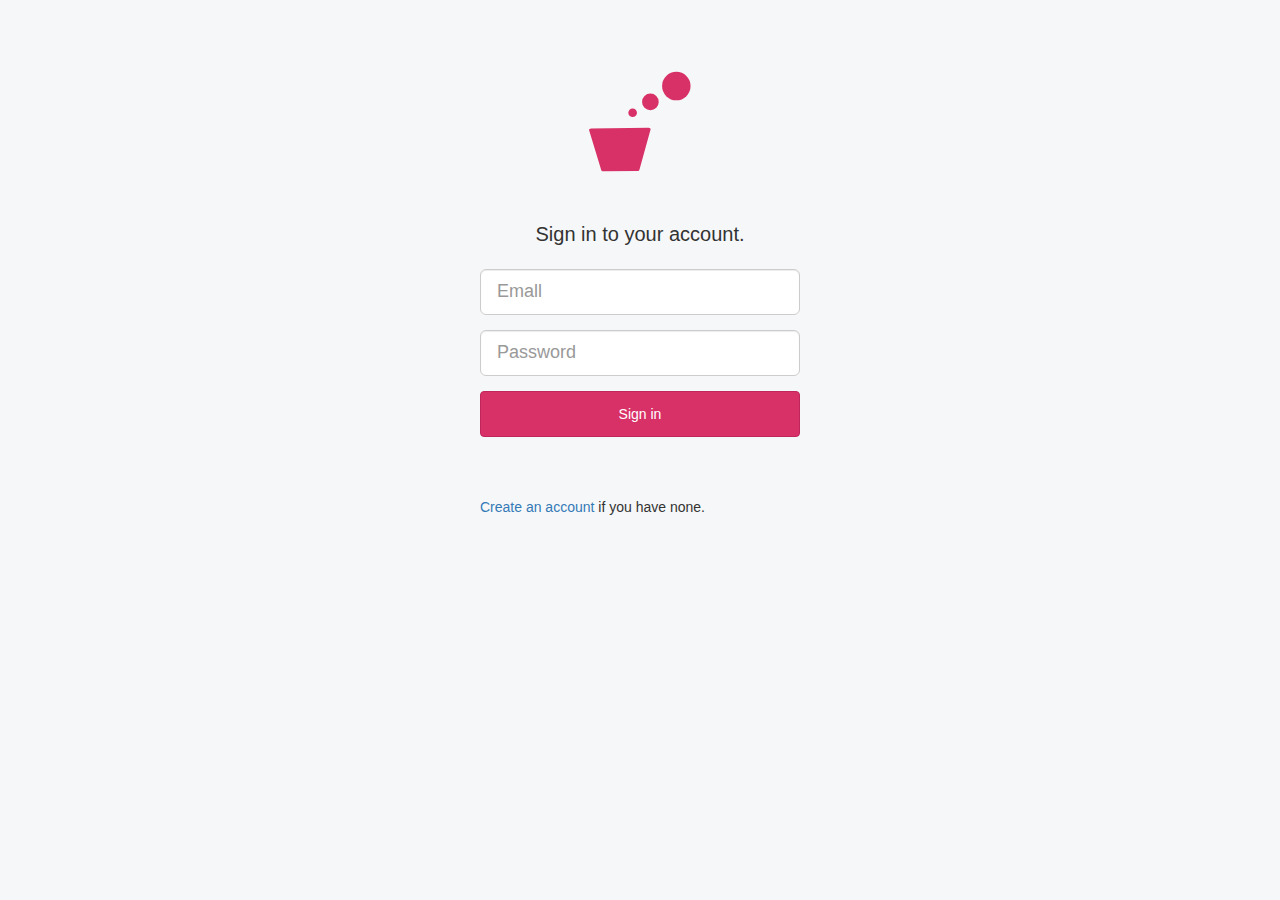
<file: UI/index.html>
<!DOCTYPE html>
<html lang="en">
<head>
    <meta charset="UTF-8">
    <meta name="viewport" content="width=device-width, initial-scale=1.0">
    <meta http-equiv="X-UA-Compatible" content="ie=edge">
    <title>Keep track of your goals - Goal Bucket</title>
    <link rel="stylesheet" href="css/bootstrap.min.css">
    <link rel="stylesheet" href="css/main.css">
</head>
<body>
    <div id="anonymouscontent" class="flex-center">
        <header id="header-anonymous">
            <a href="index.html" class="logo">
                <img src="images/logo.svg" alt="Logo">
            </a>
        </header>
        <div id="entry-form-content">
            <span class="form-heading">Sign in to your account.</span>
            <form action="" id="entry-form" method="POST">
                <div class="form-group">
                    <input class="form-control input-lg" type="text" placeholder="Emall">
                </div>
                <div class="form-group">
                    <input class="form-control input-lg" type="password" placeholder="Password">
                </div>

                <div class="form-group">
                    <button class="btn btn-primary input-lg">Sign in</button>
                    <div class="clearfix"></div>
                </div>
            </form>

            <div class="copy">
                <p>
                    <a href="create.html">Create an account</a> if you have none.
                </p>
            </div>
        </div>
        
    </div>
    <script src="js/jquery-3.2.1.min.js"></script>
    <script src="js/bootstrap.min.js"></script>
</body>
</html>
</file>
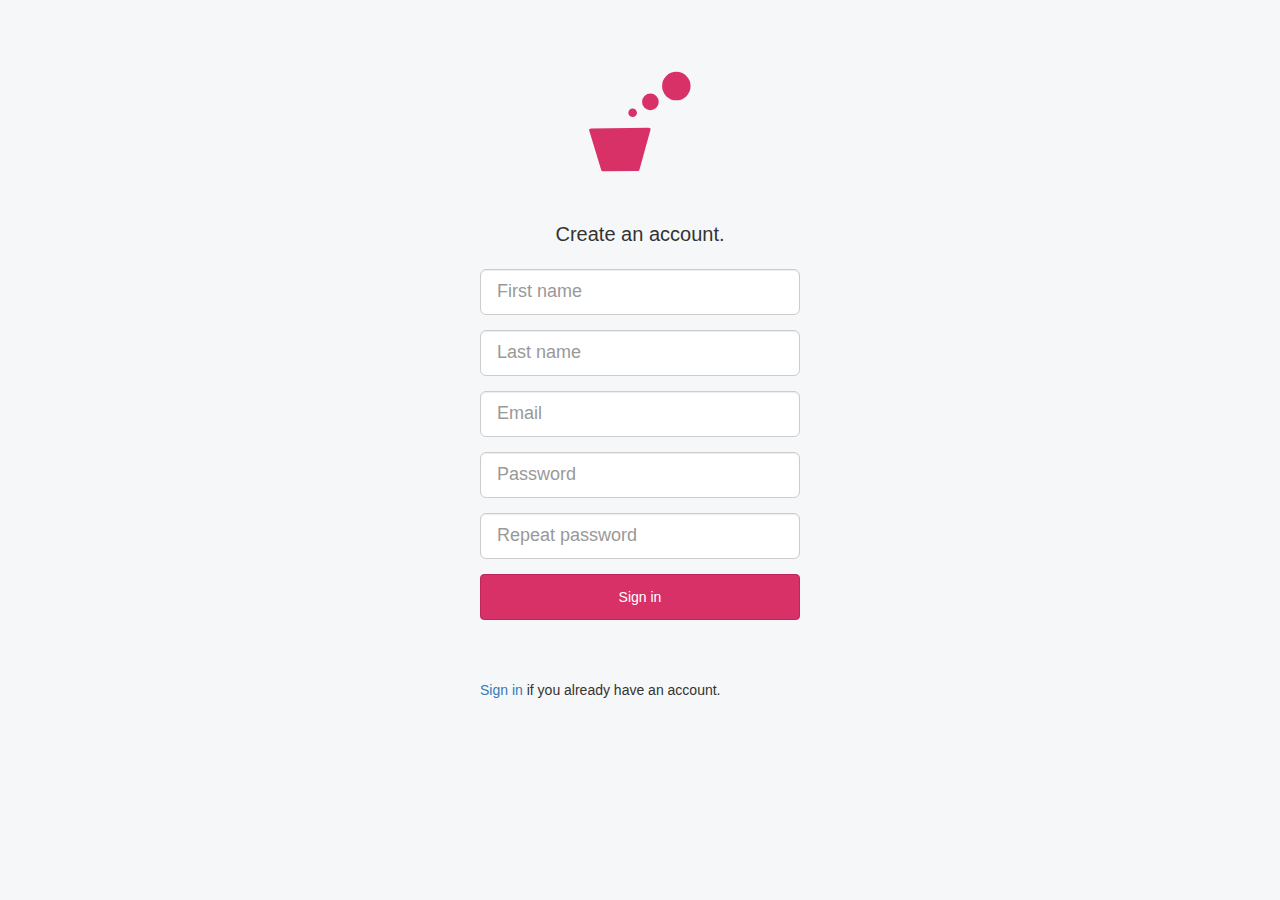
<file: UI/create.html>
<!DOCTYPE html>
<html lang="en">
<head>
    <meta charset="UTF-8">
    <meta name="viewport" content="width=device-width, initial-scale=1.0">
    <meta http-equiv="X-UA-Compatible" content="ie=edge">
    <title>Keep track of your goals - Goal Bucket</title>
    <link rel="stylesheet" href="css/bootstrap.min.css">
    <link rel="stylesheet" href="css/main.css">
</head>
<body>
    <div id="anonymouscontent" class="flex-center">
        <header id="header-anonymous">
            <a href="index.html" class="logo">
                <img src="images/logo.svg" alt="Logo">
            </a>
        </header>
        <div id="entry-form-content">
            <span class="form-heading">Create an account.</span>
            <form action="" id="entry-form" method="POST">
                <div class="form-group">
                    <input class="form-control input-lg" type="text" placeholder="First name">
                </div>
                <div class="form-group">
                    <input class="form-control input-lg" type="text" placeholder="Last name">
                </div>
                <div class="form-group">
                    <input class="form-control input-lg" type="text" placeholder="Email">
                </div>
                <div class="form-group">
                    <input class="form-control input-lg" type="password" placeholder="Password">
                </div>
                <div class="form-group">
                    <input class="form-control input-lg" type="password" placeholder="Repeat password">
                </div>
                <div class="form-group">
                    <button class="btn btn-primary input-lg">Sign in</button>
                    <div class="clearfix"></div>
                </div>
            </form>

            <div class="copy">
                <p>
                    <a href="index.html">Sign in</a> if you already have an account.
                </p>
            </div>
        </div>
        
    </div>
    <script src="js/jquery-3.2.1.min.js"></script>
    <script src="js/bootstrap.min.js"></script>
</body>
</html>
</file>
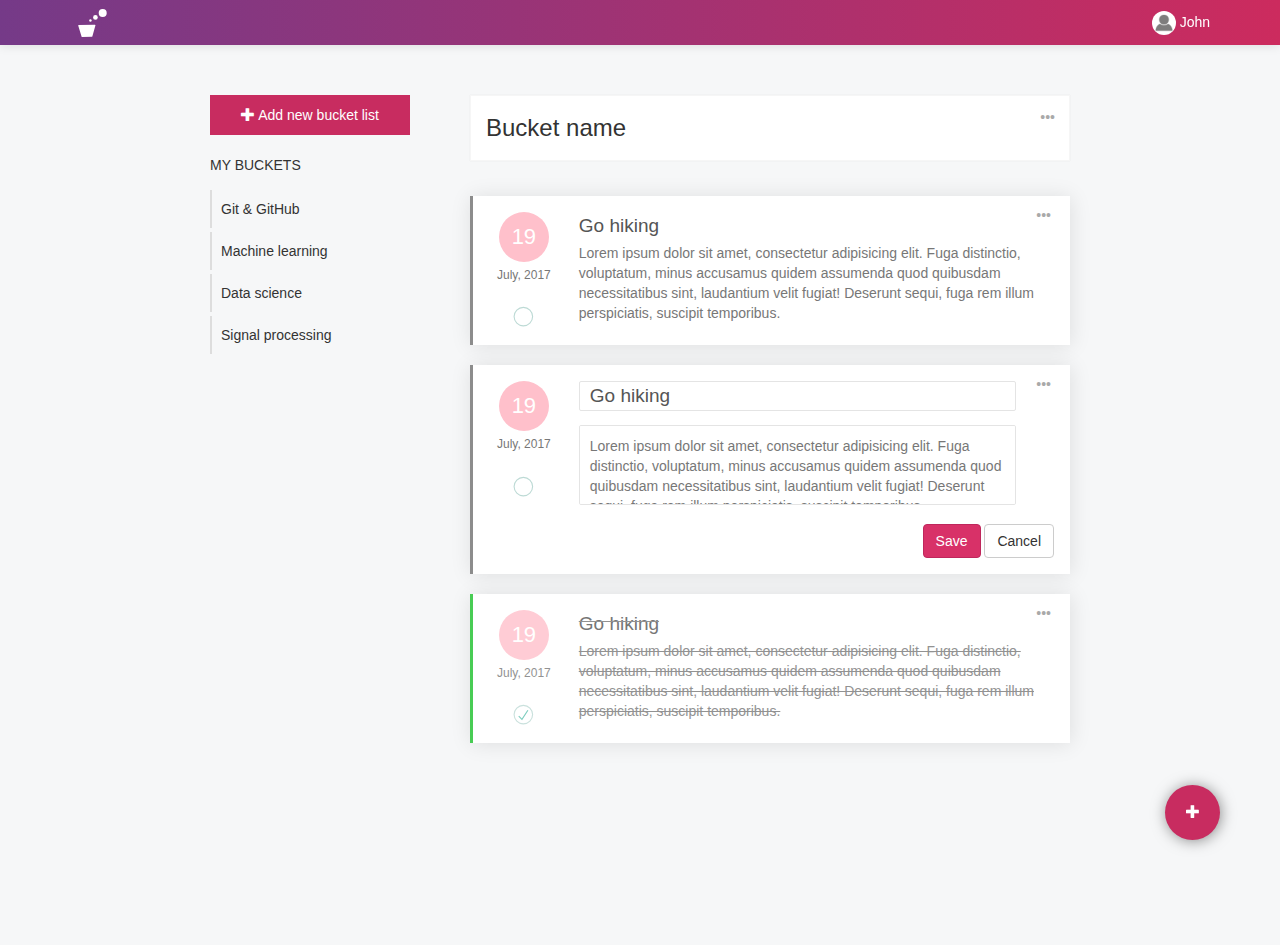
<file: UI/dashboard.html>
<!DOCTYPE html>
<html lang="en">
<head>
    <meta charset="UTF-8">
    <meta name="viewport" content="width=device-width, initial-scale=1.0">
    <meta http-equiv="X-UA-Compatible" content="ie=edge">
    <title>Keep track of your goals - Goal Bucket</title>
    <link rel="stylesheet" href="css/bootstrap.min.css">
    <link rel="stylesheet" href="css/main.css">
</head>
<body class="">
    <header id="header-main">
        <div class="container">
            <a href="" class="logo left"><img src="images/logo-white.svg" alt=""></a>
            <div class="right">
                <ul id="tools">
                    <!--<li>
                        <span>
                            <i class="glyphicon glyphicon-bell"></i>
                        </span>

                        <div id="notif" class="dropdown hidden">
                            <div id="notif-heading">
                                <span>Notifications</span>
                            </div>
                            <div id="notifications">
                                <div class="notification">
                                    <span class="close">×</span>
                                    <div class="ntf-title">Upcomming dadeline</div>
                                    <div class="ntf-details">Tuesday at 12:00PM</div>
                                </div>
                                <div class="notification">
                                    <span class="close">×</span>
                                    <div class="ntf-title">You need to go hiking with James, Peter and 3 others</div>
                                    <div class="ntf-details">Tuesday at 12:00PM</div>
                                </div>
                                <!--<div class="notification js-notif-none">
                                    <div class="ntf-title">You have no notifications.</div>
                                </div>--><!--
                            </div>
                        </div>
                    </li>-->
                    <!--<li><span><i class="glyphicon glyphicon-user"></i></span></li>-->
                    <li>
                        <span class="img-wrapper">
                            <img src="images/profile-pic.png" alt="">
                        </span>
                        <span class="icon-label">John</span>
                        <div class="dropdown hidden">
                            <div class="profile-header">
                                <div class="profile-pic left">
                                    <img src="images/profile-pic.png" alt="">
                                </div>
                                <div class="profile-name left">
                                    <span>John Themistocles Doe</span>
                                </div>
                                <div class="clearfix"></div>
                            </div>
                            <ul id="account-menu-options">
                                <li><a href="">Account settings</a></li>
                                <li><a href="">Sign out</a></li>
                            </ul>
                        </div>
                    </li>
                </ul>
                <div class="clearfix"></div>
            </div>
            <div class="clearfix"></div>
        </div>
    </header>
    <div id="content">
        <div id="left-content">
            <div class="left-header">
                <a href="javascript:void(0)" class="js-add-bucket-btn"><i class="glyphicon glyphicon-plus"></i> Add new bucket list</a>
            </div>
            <div id="bucket-wrapper">
                <div class="buckets-list-header">
                    <span>My buckets</span>
                </div>
                <div class="buckets">
                    <div class="bucket">
                        <a href="javascript:void()" class="js-bucket-name">Git & GitHub</a>
                    </div>
                    <div class="bucket">
                        <a href="javascript:void()" class="js-bucket-name">Machine learning</a>
                    </div>
                    <div class="bucket">
                        <a href="javascript:void()" class="js-bucket-name">Data science</a>
                    </div>
                    <div class="bucket">
                        <a href="javascript:void()" class="js-bucket-name">Signal processing</a>
                    </div>

                </div>
            </div>
        </div>
        <div id="middle-content">
            <div id="bucket-header">
                <div class="left">
                    <span class="heading">Bucket name</span>
                </div>
                <div class="right">
                    <div class="item-options-menu">
                        <span class="ellipses">•••</span>
                        <div class="actions">
                            <a class="action">Edit</a>
                            <a class="action">Delete</a>
                        </div>
                    </div>
                </div>
                <div class="clearfix"></div>
            </div>
            <div id="bucket">
                <div class="bucket-item">
                    <div class="item-options-menu">
                        <span class="ellipses">•••</span>
                        <div class="actions">
                            <a class="action">Edit</a>
                            <a class="action">Mark as complete</a>
                            <a class="action">Delete</a>
                        </div>
                    </div>
                    <div class="item-date">
                        <span class="day">19</span>
                        <span class="mon-year">July, 2017</span>
                        <span class="status-icon">
                            <svg xmlns="http://www.w3.org/2000/svg" width="40" height="40" viewBox="-10 -18 100 135"><circle cx="50" cy="50" r="50" fill="none" stroke="#bddad5" stroke-width="6"/><path fill="#5dc2af" d="M72 25L42 71 27 56l-4 4 20 20 34-52z"/></svg>
                            <!--<span class="icon-text">Complete</span>-->
                        </span>
                    </div>
                    <div class="item-details">
                        <span class="item-title">Go hiking</span>
                        <div class="item-notes">
                            Lorem ipsum dolor sit amet, consectetur adipisicing elit. Fuga distinctio, voluptatum, minus accusamus quidem assumenda quod quibusdam necessitatibus sint, laudantium velit fugiat! Deserunt sequi, fuga rem illum perspiciatis, suscipit temporibus.
                        </div>
                        <div class="item-actions">
                            <div class="right">
                                <button class="btn btn-primary">Save</button>
                                <button class="btn btn-default">Cancel</button>
                            </div>
                            <div class="clearfix"></div>
                        </div>
                    </div>
                </div>
                <div class="bucket-item edit-mode">
                    <div class="item-options-menu">
                        <span class="ellipses">•••</span>
                        <div class="actions">
                            <a class="action">Edit</a>
                            <a class="action">Mark as complete</a>
                            <a class="action">Delete</a>
                        </div>
                    </div>
                    <div class="item-date">
                        <span class="day">19</span>
                        <span class="mon-year">July, 2017</span>
                        <span class="status-icon">
                            <svg xmlns="http://www.w3.org/2000/svg" width="40" height="40" viewBox="-10 -18 100 135"><circle cx="50" cy="50" r="50" fill="none" stroke="#bddad5" stroke-width="6"/><path fill="#5dc2af" d="M72 25L42 71 27 56l-4 4 20 20 34-52z"/></svg>
                            <!--<span class="icon-text">Complete</span>-->
                        </span>
                    </div>
                    <div class="item-details">
                        <span class="item-title"><input type="text" class="js-item-title" value="Go hiking"></span>
                        <div class="item-notes">
                            <textarea class="js-item-description">Lorem ipsum dolor sit amet, consectetur adipisicing elit. Fuga distinctio, voluptatum, minus accusamus quidem assumenda quod quibusdam necessitatibus sint, laudantium velit fugiat! Deserunt sequi, fuga rem illum perspiciatis, suscipit temporibus.
                            </textarea>
                        </div>
                        <div class="item-actions">
                            <div class="right">
                                <button class="btn btn-primary">Save</button>
                                <button class="btn btn-default">Cancel</button>
                            </div>
                            <div class="clearfix"></div>
                        </div>
                    </div>
                </div>
                <div class="bucket-item complete">
                    <div class="item-options-menu">
                        <span class="ellipses">•••</span>
                        <div class="actions">
                            <a class="action">Edit</a>
                            <a class="action">Mark as complete</a>
                            <a class="action">Delete</a>
                        </div>
                    </div>
                    <div class="item-date">
                        <span class="day">19</span>
                        <span class="mon-year">July, 2017</span>
                        <span class="status-icon">
                            <svg xmlns="http://www.w3.org/2000/svg" width="40" height="40" viewBox="-10 -18 100 135"><circle cx="50" cy="50" r="50" fill="none" stroke="#bddad5" stroke-width="6"/><path fill="#5dc2af" d="M72 25L42 71 27 56l-4 4 20 20 34-52z"/></svg>
                            <!--<span class="icon-text">Complete</span>-->
                        </span>
                    </div>
                    <div class="item-details">
                        <span class="item-title">Go hiking</span>
                        <div class="item-notes">
                            Lorem ipsum dolor sit amet, consectetur adipisicing elit. Fuga distinctio, voluptatum, minus accusamus quidem assumenda quod quibusdam necessitatibus sint, laudantium velit fugiat! Deserunt sequi, fuga rem illum perspiciatis, suscipit temporibus.
                        </div>
                        <div class="item-actions">
                            <!--<button class="btn btn-default">Complete</button>
                            <button class="btn btn-default">Incomplete</button>
                            <button class="btn btn-default">Delete</button>-->
                        </div>
                    </div>
                </div>
                
                <!--/ duplicates -->
            </div>
        </div>
        <div class="clearfix"></div>
    </div>
    <div id="floating-actions">
        <span id="compose" class="fab">
            <i class="glyphicon glyphicon-plus"></i>
        </span>
    </div>
    <div id="overlay">
        <div id="overlay-content">
            <div class="modal-header">
                <button id="close-overlay" type="button" class="close" data-dismiss="modal">&times;</button>
                <h4 class="modal-title">Add a new goal</h4>
            </div>
            <div class="modal-body">
                <form action="" id="goal-form">
                    <div class="form-group">
                        <label for="subject">Goal</label>
                        <input id="subject" type="text" class="form-control input-lg">
                    </div>
                    <div class="form-group">
                        <label for="date">Target date (We will remind you to execute this goal on this date)</label>
                        <input id="date" type="date" class="form-control input-lg">
                    </div>
                    <div class="form-group">
                        <label for="notes">Notes (optional)</label>
                        <textarea id="notes" type="text" class="form-control input-lg"></textarea>
                    </div>
                </form>
            </div>
            <div class="modal-footer">
                <button type="button" class="btn btn-primary">Save</button>
            </div>
        </div>
    </div>
    <div id="popup"></div>
    <script src="js/jquery-3.2.1.min.js"></script>
    <script src="js/bootstrap.min.js"></script>
    <script src="js/main.js"></script>
</body>
</html>
</file>
<file: UI/css/main.css>
*{margin:0;box-sizing:border-box;outline:none}html{background-color:#000}html,body{min-height:100vh;background:#f6f7f8}body{font-family:sans-serif;font-size:14px}body.masked{overflow:hidden}.left{float:left}.right{float:right}.flex-center{display:flex;justify-content:center;align-items:center}#anonymouscontent{flex-direction:column}header#header-anonymous{margin:40px 0 0px;display:flex;align-items:center;flex-direction:column}header#header-anonymous a.logo{width:160px}a.logo{display:block}a.logo img{display:block;width:100%}.form-heading{display:block;font-size:20px;padding:20px 0;text-align:center}#entry-form-content{width:320px}#entry-form-content .copy{margin:60px 0}#header-main{position:fixed;top:0;left:0;width:100%;height:45px;color:white;box-shadow:0 1px 10px rgba(0,0,0,0.1);background-image:linear-gradient(to left, #cc2b5e, #753a88);z-index:200;background-color:#753a88}#header-main a{color:white;text-decoration:none}#header-main a.logo{width:45px}#content{margin:45px auto 0;padding-top:50px;width:860px}#left-content{float:left;width:calc(100% - 600px);padding-right:60px}#middle-content{width:600px;padding:0 0 100px;float:left}ul#tools{list-style:none;padding:0}ul#tools>li{position:relative;float:left}ul#tools li>span{display:inline-block;padding:0 12px;cursor:pointer;vertical-align:middle}ul#tools li .glyphicon{font-size:22px;line-height:45px}ul#tools li span.img-wrapper{background:#fff;width:24px;height:24px;overflow:hidden;border-radius:50%;padding:0}ul#tools li span.icon-label{display:inline-block;line-height:45px;vertical-align:middle;padding:0}ul#tools li span img{display:block;width:100%;cursor:pointer}.dropdown{position:absolute;right:0;width:230px;background:white;padding:20px;color:#777;box-shadow:1px 1px 20px rgba(0,0,0,0.1)}.dropdown .profile-pic{width:60px;height:60px;border-radius:50%;overflow:hidden;border:1px solid #f9f4f4}.dropdown .profile-name{padding-left:12px;font-size:16px;width:calc(100% - 60px)}.dropdown .profile-pic>img{display:block;width:100%}#bucket{padding:10px 0 30px}#bucket-header{padding:15px;background:white;border:1px solid #f6f6f6;box-shadow:0 0 1px rgba(0,0,0,0.1);margin-bottom:25px}#bucket-header .right{position:relative}#bucket-header .item-options-menu{top:-8px;right:-15px}#bucket-header .heading{font-size:24px}#bucket .bucket-item{background:white;padding:16px;border-left:3px solid #8c8c8c;box-shadow:1px 1px 20px rgba(0,0,0,0.1)}#bucket .bucket-item.complete{border-left-color:#48cc54}#bucket .bucket-item.complete .item-details,#bucket .bucket-item.complete .item-date{opacity:.8}#bucket .bucket-item.complete .item-details{text-decoration:line-through}.bucket-item svg path{display:none}.bucket-item.complete svg path{display:block}#bucket .bucket-item+.bucket-item{margin-top:20px}#floating-actions{position:fixed;right:60px;bottom:60px;z-index:300}body.masked #floating-actions{opacity:0}#floating-actions .fab{display:block;border:0;background:#c82c60;color:white;width:55px;height:55px;border-radius:50%;box-sizing:content-box;cursor:pointer;text-align:center;line-height:55px;box-shadow:1px 1px 15px -1px rgba(0,0,0,0.5)}#overlay{position:fixed;top:0;left:0;width:100%;height:100%;overflow:hidden;pointer-events:none;z-index:999}body.masked #overlay{overflow-y:auto;pointer-events:all}#overlay:after{content:"";display:block;position:fixed;top:0;left:0;width:100%;height:100%;background:rgba(0,0,0,0.3);opacity:0;transition:opacity 1.2s cubic-bezier(0.075, 0.82, 0.165, 1)}body.masked #overlay:after{opacity:1}#overlay-content{position:relative;width:500px;margin:60px auto 0;background:white;border-radius:4px;z-index:1;transform:translate(0, 200%);transition:200ms transform ease-in-out}body.masked #overlay-content{opacity:1;transform:translate(0, 0)}#goal-form{padding:0 20px;margin:10px 0;display:block}#goal-form label{font-weight:normal}#goal-form textarea{resize:none}.btn-primary{background-color:#d83168;border-color:#bf275c}.btn-primary:hover{background-color:#bf4f4c;border-color:#ad4846}.btn-primary:focus{background-color:#842624;border-color:#4c1716}.btn-primary:active{background-color:#8c2624;border-color:#6b1d1c}ul#account-menu-options{list-style:none;padding:0;color:#777;margin-top:10px}ul#account-menu-options a{color:#777;display:block;padding:8px 0}ul#account-menu-options li+li{border-top:1px solid #f7f7f7}#notif{width:300px}#notif-heading{text-transform:uppercase;font-size:11px;padding-bottom:4px;border-bottom:1px solid #f5f4f3}#notifications{margin-top:12px}#notifications .notification{min-height:50px;border-radius:4px;background:#fdfdfd;position:relative;padding:8px}#notifications .notification+.notification{margin-top:10px}#notifications .notification .ntf-title{font-size:14px;margin-bottom:7px;color:#838383}#notifications .notification .ntf-details{font-size:12px;color:#a5a3a3}.bucket-item{display:flex;position:relative}.item-options-menu{position:absolute;top:5px;right:5px;z-index:5}.item-options-menu .ellipses{color:#a9a9a9;margin-right:10px;cursor:pointer;display:inline-block;padding:4px;user-select:none}.item-options-menu .actions{position:absolute;right:0;min-width:140px;background:white;border-radius:3px;box-shadow:0px 2px 5px rgba(0,0,0,0.1);font-size:12px;padding:6px;z-index:2;display:none;border:1px solid #f1f1f1}.item-options-menu .actions .action{display:block;padding:5px 10px;cursor:pointer;color:#777777;text-decoration:none}.item-options-menu .actions .action:hover{background:#eee}.item-options-menu .actions .action+.action{border-top:1px solid #eee}.item-date{width:80px;display:flex;flex-direction:column;align-items:center}.item-date .mon-year{margin-top:5px;font-size:12px;color:#777}.status-icon{margin-top:20px;display:flex;flex-direction:column;align-items:center}.status-icon svg{width:25px;height:25px;margin-left:-5px}.status-icon .icon-text{font-size:12px;color:#999}.item-details{margin-left:20px;color:#777;width:calc(100% - 20px)}.item-notes{margin-top:4px;font-size:14px}.item-date .day{display:block;width:50px;height:50px;line-height:50px;background:pink;color:white;border-radius:50%;text-align:center;font-size:22px}.item-details .item-title{font-size:19px;color:#555}.item-actions{display:none;margin-top:14px}.edit-mode .item-actions{display:block}.js-item-title,.js-item-description{width:92%;border:1px solid #e4e4e4;border-radius:2px}.js-item-title{padding:0 10px}.js-item-description{padding:10px;resize:none;height:80px;margin-top:10px;overflow-x:hidden;overflow-y:auto}.left-header{margin-bottom:20px}.js-add-bucket-btn{display:inline-block;color:white;color:#fff;background:#c82c60;text-decoration:none;padding:10px 0;width:100%;text-align:center}.js-add-bucket-btn:hover,.js-add-bucket-btn:active,.js-add-bucket-btn:focus{color:white;text-decoration:none;filter:grayscale(1)}.buckets-list-header{text-transform:uppercase;margin-bottom:15px}.bucket+.bucket{margin-top:4px}.js-bucket-name{display:block;padding:9px;color:inherit;text-decoration:none !important;border-left:2px solid #ddd}.js-bucket-name:hover{background:#ccc}.input-lg{width:100%}label{font-weight:normal}.alert-danger{padding:10px}
</file>
